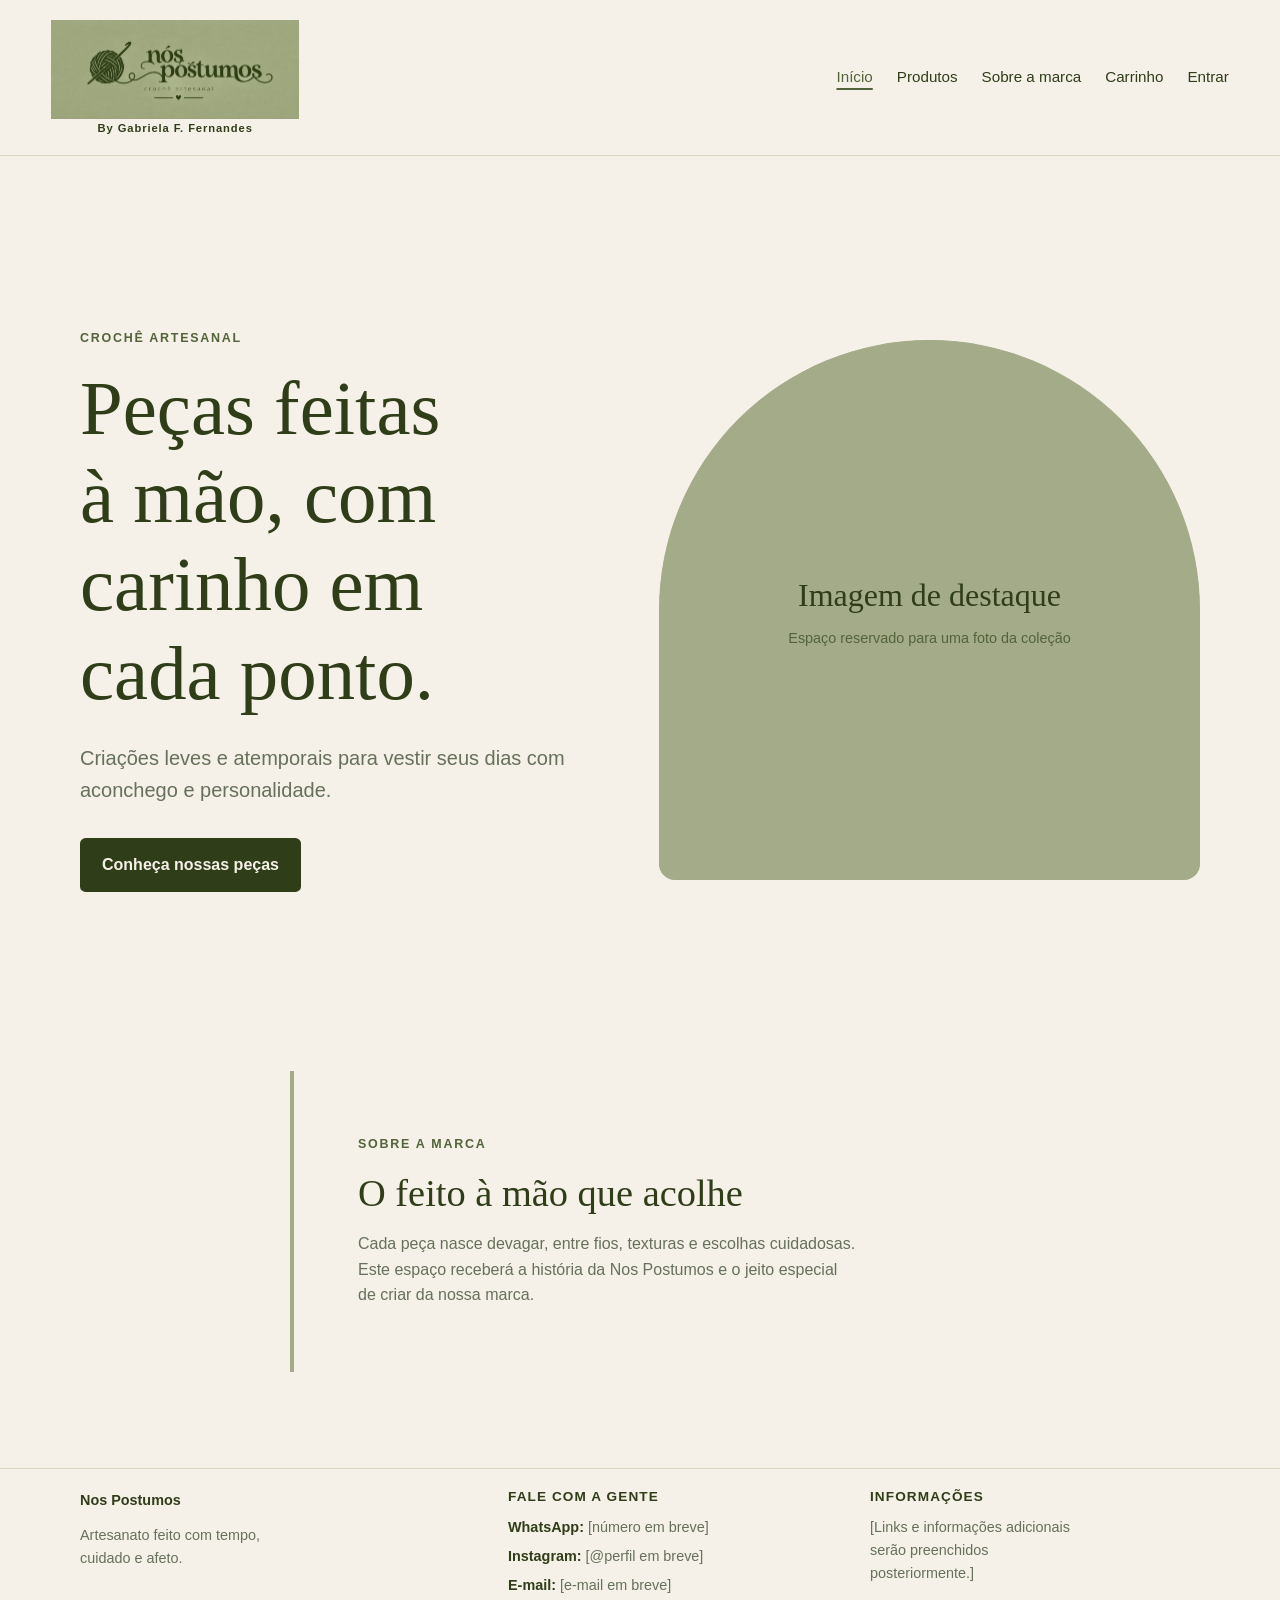
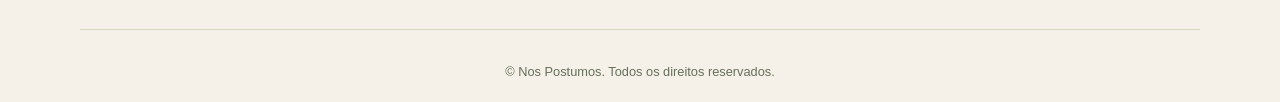
<file: src/main/resources/static/index.html>
<!DOCTYPE html>
<html lang="pt-BR">
<head>
    <meta charset="UTF-8">
    <meta name="viewport" content="width=device-width, initial-scale=1.0">
    <title>Loja Nos Postumos</title>
    <link rel="stylesheet" href="css/global.css">
    <link rel="stylesheet" href="css/pages/home.css">
</head>
<body>
    <header class="site-header">
        <a class="site-logo" href="index.html" aria-label="Nos Postumos, início">
            <img class="site-logo-image" src="assets/images/Logo_Nos_Postumos_Horizontal.png" alt="Logo Nos Postumos">
            <span class="site-logo-credit">By Gabriela F. Fernandes</span>
        </a>
        <nav class="main-navigation" aria-label="Navegação principal">
            <a href="index.html" aria-current="page">Início</a>
            <a href="pages/products.html">Produtos</a>
            <a href="#sobre">Sobre a marca</a>
            <a class="nav-cart-link" href="pages/cart.html">Carrinho</a>
            <a href="pages/login.html">Entrar</a>
        </nav>
    </header>

    <main>
        <section class="hero" aria-labelledby="hero-title">
            <div class="hero-content">
                <p class="eyebrow">Crochê artesanal</p>
                <h1 id="hero-title">Peças feitas à mão, com carinho em cada ponto.</h1>
                <p class="hero-description">Criações leves e atemporais para vestir seus dias com aconchego e personalidade.</p>
                <a class="button" href="pages/products.html">Conheça nossas peças</a>
            </div>
            <figure class="hero-image-placeholder">
                <div class="image-placeholder-content">
                    <span class="image-placeholder-label">Imagem de destaque</span>
                    <span>Espaço reservado para uma foto da coleção</span>
                </div>
            </figure>
        </section>

        <section class="brand-introduction" id="sobre" aria-labelledby="brand-title">
            <p class="eyebrow">Sobre a marca</p>
            <h2 id="brand-title">O feito à mão que acolhe</h2>
            <p>Cada peça nasce devagar, entre fios, texturas e escolhas cuidadosas. Este espaço receberá a história da Nos Postumos e o jeito especial de criar da nossa marca.</p>
        </section>
    </main>

    <footer class="site-footer">
        <div class="footer-content">
            <div class="footer-brand">
                <a class="site-logo" href="index.html">Nos Postumos</a>
                <p>Artesanato feito com tempo, cuidado e afeto.</p>
            </div>
            <div class="footer-contact">
                <h2>Fale com a gente</h2>
                <ul>
                    <li><span>WhatsApp:</span> [número em breve]</li>
                    <li><span>Instagram:</span> [@perfil em breve]</li>
                    <li><span>E-mail:</span> [e-mail em breve]</li>
                </ul>
            </div>
            <div class="footer-information">
                <h2>Informações</h2>
                <p>[Links e informações adicionais serão preenchidos posteriormente.]</p>
            </div>
        </div>
        <p class="footer-copyright">&copy; Nos Postumos. Todos os direitos reservados.</p>
    </footer>
</body>
</html>
</file>
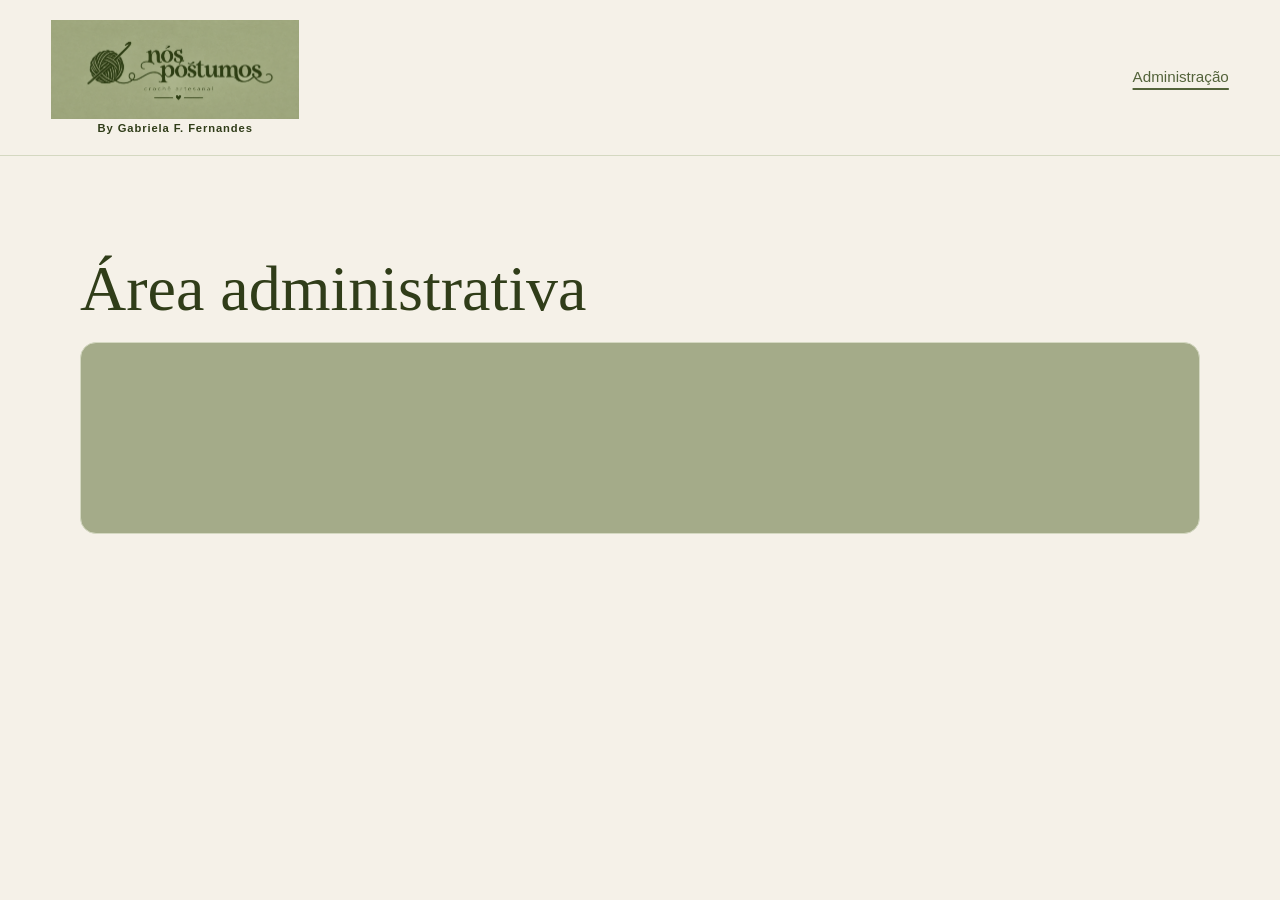
<file: src/main/resources/static/pages/admin.html>
<!DOCTYPE html>
<html lang="pt-BR">
<head>
    <meta charset="UTF-8">
    <meta name="viewport" content="width=device-width, initial-scale=1.0">
    <title>Administração | Loja Nos Postumos</title>
    <link rel="stylesheet" href="../css/global.css">
    <link rel="stylesheet" href="../css/pages/admin.css">
</head>
<body>
    <header class="site-header">
        <a class="site-logo" href="../index.html">
            <img class="site-logo-image" src="../assets/images/Logo_Nos_Postumos_Horizontal.png" alt="Logo Nos Postumos">
            <span class="site-logo-credit">By Gabriela F. Fernandes</span>
        </a>
        <nav aria-label="Navegação administrativa">
            <a href="admin.html" aria-current="page">Administração</a>
        </nav>
    </header>

    <main>
        <h1>Área administrativa</h1>
        <section class="admin-content" aria-label="Conteúdo administrativo"></section>
    </main>
</body>
</html>
</file>
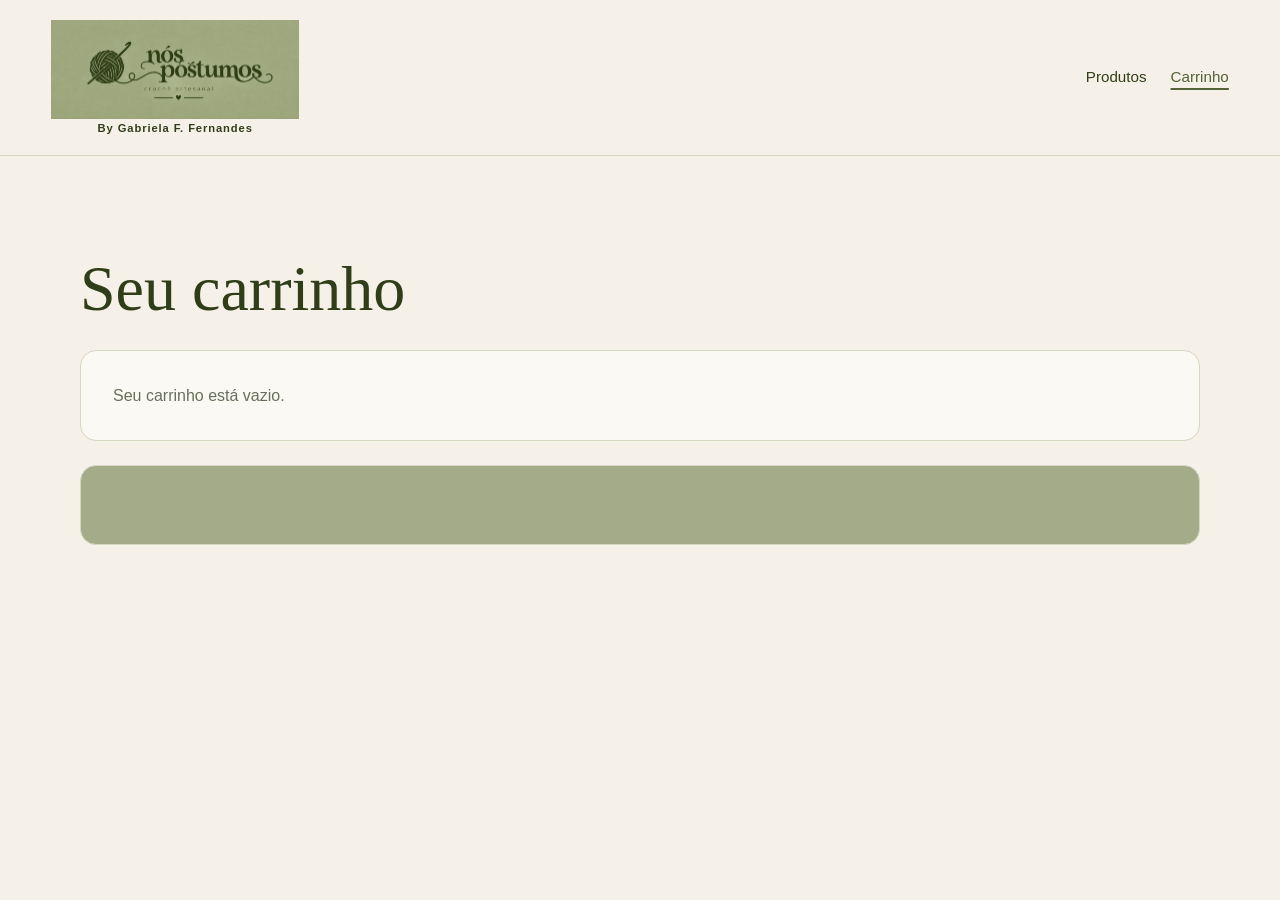
<file: src/main/resources/static/pages/cart.html>
<!DOCTYPE html>
<html lang="pt-BR">
<head>
    <meta charset="UTF-8">
    <meta name="viewport" content="width=device-width, initial-scale=1.0">
    <title>Carrinho | Loja Nos Postumos</title>
    <link rel="stylesheet" href="../css/global.css">
    <link rel="stylesheet" href="../css/pages/cart.css">
</head>
<body>
    <header class="site-header">
        <a class="site-logo" href="../index.html">
            <img class="site-logo-image" src="../assets/images/Logo_Nos_Postumos_Horizontal.png" alt="Logo Nos Postumos">
            <span class="site-logo-credit">By Gabriela F. Fernandes</span>
        </a>
        <nav aria-label="Navegação principal">
            <a href="products.html">Produtos</a>
            <a href="cart.html" aria-current="page">Carrinho</a>
        </nav>
    </header>

    <main>
        <h1>Seu carrinho</h1>
        <section class="cart-items" aria-label="Itens do carrinho"></section>
        <section class="cart-summary" aria-label="Resumo do carrinho"></section>
    </main>

    <script src="../js/cart.js"></script>
</body>
</html>
</file>
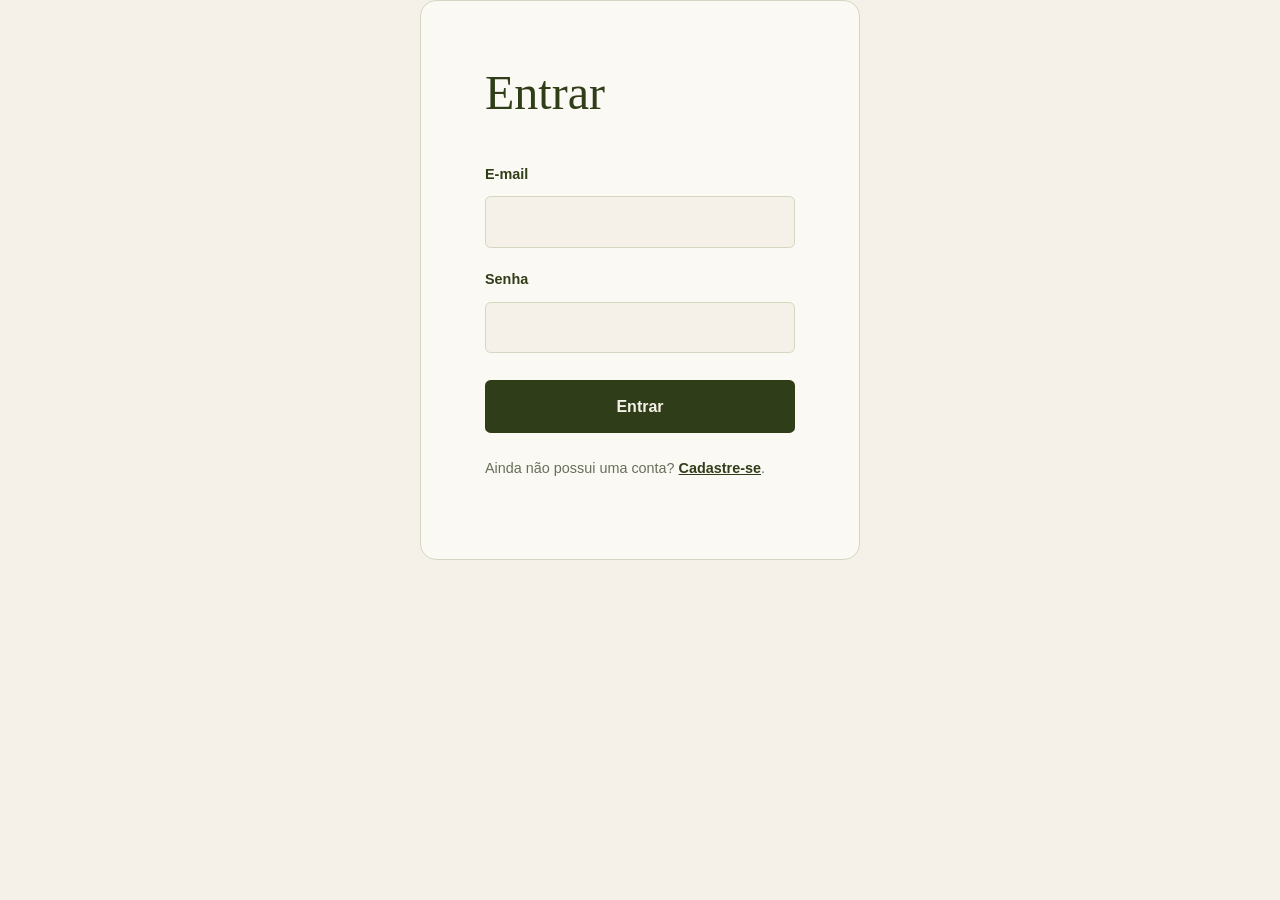
<file: src/main/resources/static/pages/login.html>
<!DOCTYPE html>
<html lang="pt-BR">
<head>
    <meta charset="UTF-8">
    <meta name="viewport" content="width=device-width, initial-scale=1.0">
    <title>Login | Loja Nos Postumos</title>
    <link rel="stylesheet" href="../css/global.css">
    <link rel="stylesheet" href="../css/pages/auth.css">
</head>
<body>
    <main class="auth-page">
        <h1>Entrar</h1>
        <form class="auth-form">
            <label for="email">E-mail</label>
            <input id="email" name="email" type="email" autocomplete="email">

            <label for="password">Senha</label>
            <input id="password" name="password" type="password" autocomplete="current-password">

            <button class="button" type="submit">Entrar</button>
        </form>
        <p>Ainda não possui uma conta? <a href="register.html">Cadastre-se</a>.</p>
    </main>
</body>
</html>
</file>
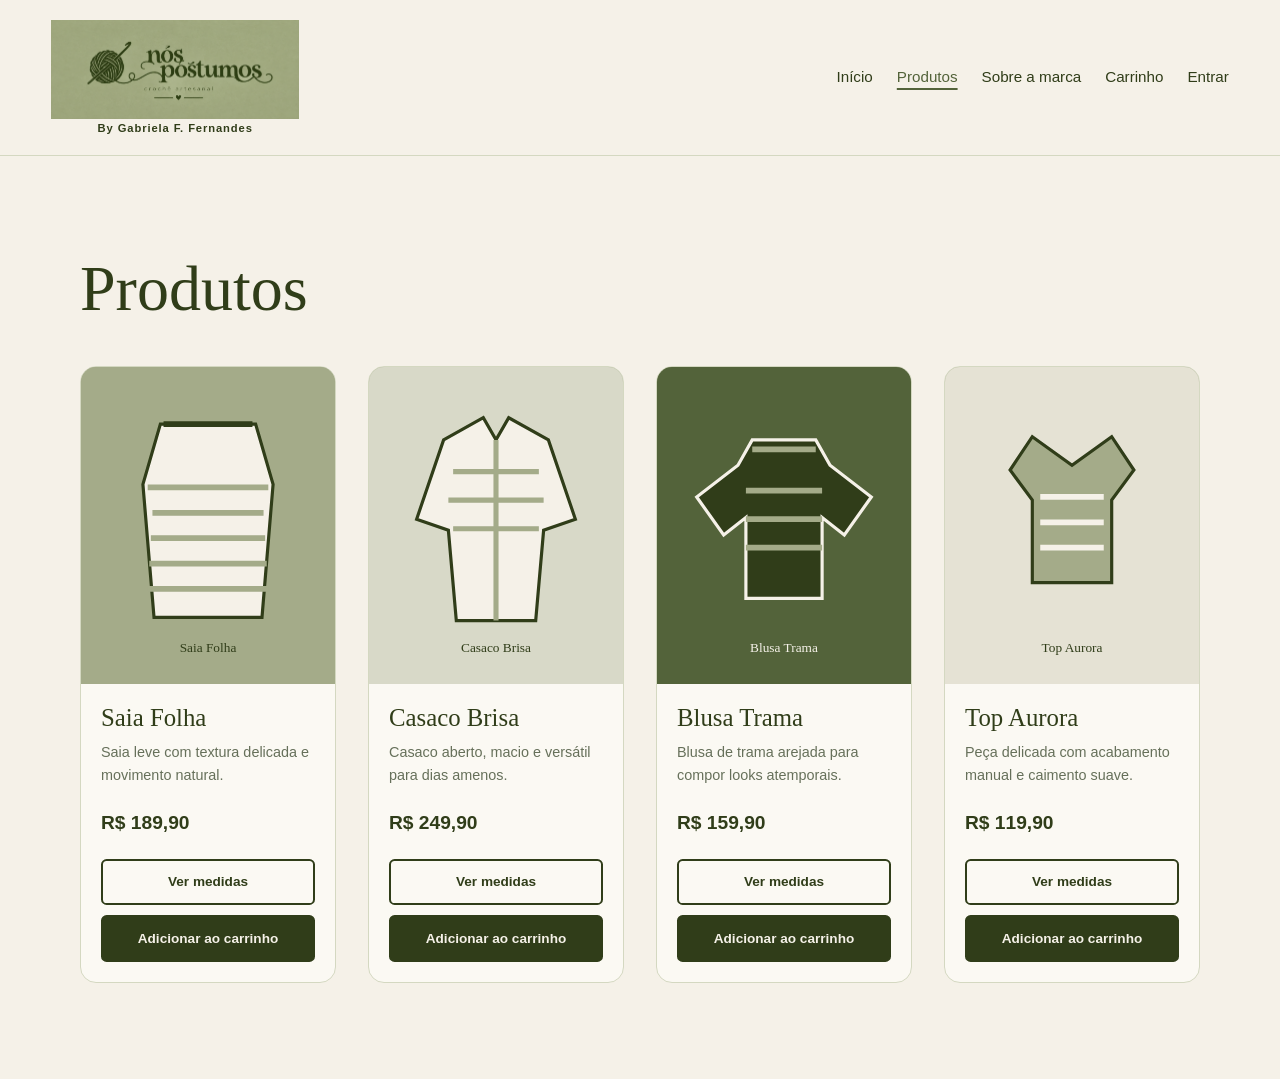
<file: src/main/resources/static/pages/products.html>
<!DOCTYPE html>
<html lang="pt-BR">
<head>
    <meta charset="UTF-8">
    <meta name="viewport" content="width=device-width, initial-scale=1.0">
    <title>Produtos | Loja Nos Postumos</title>
    <link rel="stylesheet" href="../css/global.css">
    <link rel="stylesheet" href="../css/pages/products.css">
</head>
<body>
    <header class="site-header">
        <a class="site-logo" href="../index.html">
            <img class="site-logo-image" src="../assets/images/Logo_Nos_Postumos_Horizontal.png" alt="Logo Nos Postumos">
            <span class="site-logo-credit">By Gabriela F. Fernandes</span>
        </a>
        <nav class="main-navigation" aria-label="Navegação principal">
            <a href="../index.html">Início</a>
            <a href="products.html" aria-current="page">Produtos</a>
            <a href="../index.html#sobre">Sobre a marca</a>
            <a href="cart.html">Carrinho</a>
            <a href="login.html">Entrar</a>
        </nav>
    </header>

    <main>
        <h1>Produtos</h1>
        <section class="product-grid" aria-label="Lista de produtos"></section>
    </main>

    <div class="modal-backdrop" data-measurements-modal hidden>
        <section
            class="measurements-modal"
            role="dialog"
            aria-modal="true"
            aria-labelledby="measurements-modal-title"
            tabindex="-1"
        >
            <div class="measurements-modal-header">
                <h2 id="measurements-modal-title">Medidas do produto</h2>
                <button class="modal-close-button" type="button" aria-label="Fechar medidas">&times;</button>
            </div>
            <p class="measurements-modal-description">Confira as medidas disponíveis para cada tamanho.</p>
            <div class="measurements-table-wrapper">
                <table class="measurements-table">
                    <thead>
                        <tr>
                            <th scope="col">Medida</th>
                            <th scope="col">P</th>
                            <th scope="col">M</th>
                            <th scope="col">G</th>
                        </tr>
                    </thead>
                    <tbody></tbody>
                </table>
            </div>
        </section>
    </div>

    <script src="../js/pages/products.js"></script>
</body>
</html>
</file>
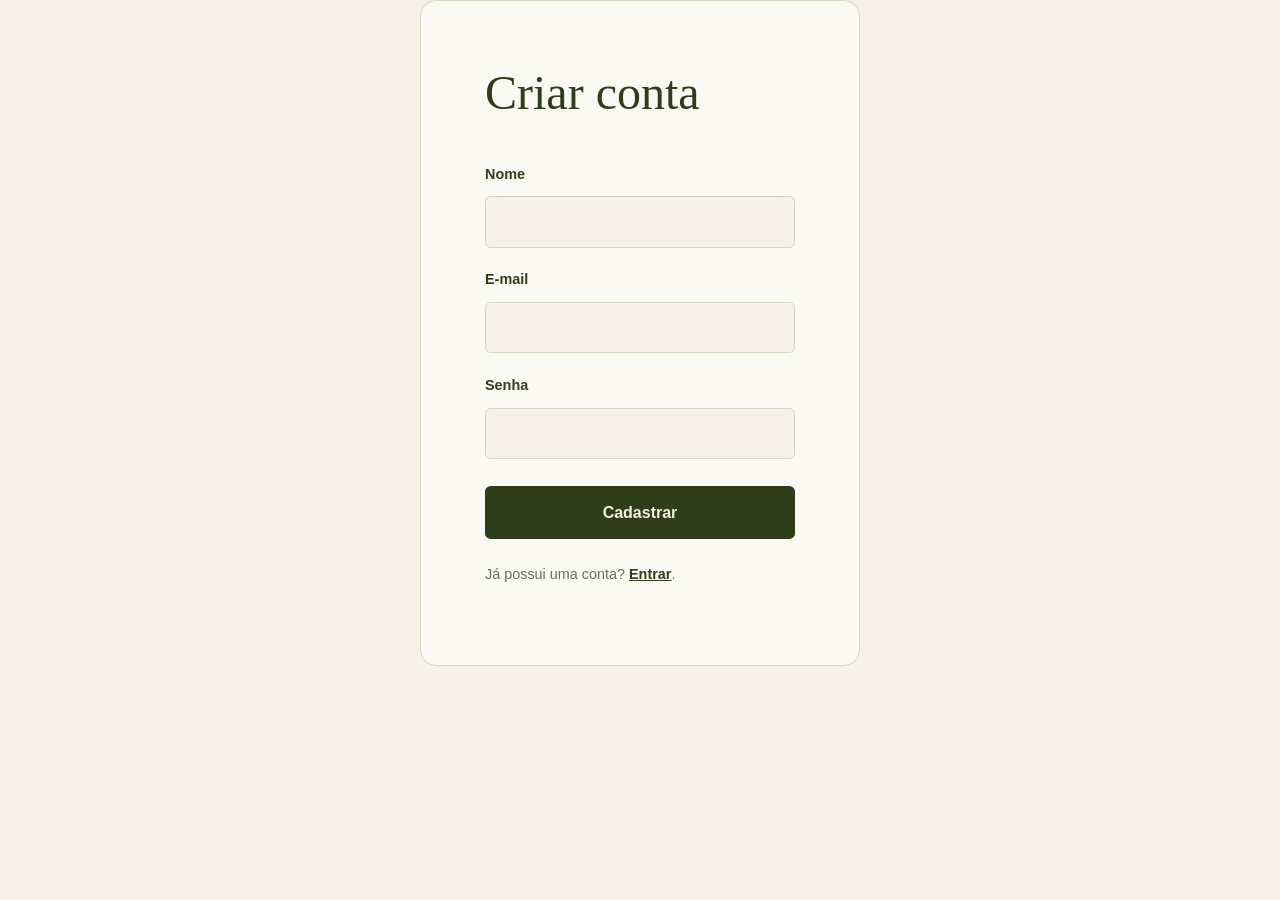
<file: src/main/resources/static/pages/register.html>
<!DOCTYPE html>
<html lang="pt-BR">
<head>
    <meta charset="UTF-8">
    <meta name="viewport" content="width=device-width, initial-scale=1.0">
    <title>Cadastro | Loja Nos Postumos</title>
    <link rel="stylesheet" href="../css/global.css">
    <link rel="stylesheet" href="../css/pages/auth.css">
</head>
<body>
    <main class="auth-page">
        <h1>Criar conta</h1>
        <form class="auth-form">
            <label for="name">Nome</label>
            <input id="name" name="name" type="text" autocomplete="name">

            <label for="email">E-mail</label>
            <input id="email" name="email" type="email" autocomplete="email">

            <label for="password">Senha</label>
            <input id="password" name="password" type="password" autocomplete="new-password">

            <button class="button" type="submit">Cadastrar</button>
        </form>
        <p>Já possui uma conta? <a href="login.html">Entrar</a>.</p>
    </main>
</body>
</html>
</file>
<file: src/main/resources/static/css/global.css>
:root {
    --color-background: #F5F1E8;
    --color-secondary: #A4AB89;
    --color-primary: #303D19;
    --color-primary-soft: #53633a;
    --color-surface: #fbf9f3;
    --color-border: #d4d8c1;
    --color-muted: #66705a;
    --font-body: "Trebuchet MS", "Segoe UI", sans-serif;
    --font-display: Georgia, "Times New Roman", serif;
    --content-width: 1120px;
    --space-page: clamp(1.25rem, 4vw, 4rem);
    --radius-small: 0.35rem;
    --radius-large: 1rem;
}

* {
    box-sizing: border-box;
}

html {
    scroll-behavior: smooth;
}

body {
    min-width: 320px;
    margin: 0;
    color: var(--color-primary);
    background: var(--color-background);
    font-family: var(--font-body);
    line-height: 1.6;
}

body,
button,
input {
    font-size: 1rem;
}

h1,
h2,
h3 {
    margin-top: 0;
    color: var(--color-primary);
    font-family: var(--font-display);
    font-weight: 500;
    line-height: 1.15;
}

h1 {
    margin-bottom: 1rem;
    font-size: clamp(2.25rem, 5vw, 4rem);
}

h2 {
    font-size: clamp(1.75rem, 3vw, 2.5rem);
}

p {
    margin-top: 0;
}

a {
    color: var(--color-primary);
}

a:focus-visible,
button:focus-visible,
input:focus-visible {
    outline: 3px solid var(--color-secondary);
    outline-offset: 3px;
}

.site-header,
.site-footer {
    padding: 1.25rem var(--space-page);
}

.site-header {
    display: flex;
    align-items: center;
    justify-content: space-between;
    gap: 2rem;
    border-bottom: 1px solid var(--color-border);
    background: var(--color-background);
}

.site-header nav {
    display: flex;
    flex-wrap: wrap;
    justify-content: flex-end;
    gap: 0.4rem 1.5rem;
}

.site-header nav a {
    padding: 0.25rem 0;
    color: var(--color-primary);
    font-size: 0.95rem;
    text-decoration: none;
}

.site-header nav a:hover,
.site-header nav a[aria-current="page"] {
    color: var(--color-primary-soft);
    text-decoration: underline;
    text-decoration-thickness: 2px;
    text-underline-offset: 0.35rem;
}

.site-logo {
    display: inline-flex;
    align-items: center;
    flex-direction: column;
    gap: 0.15rem;
    color: var(--color-primary);
    font-weight: 700;
    text-decoration: none;
}

.site-logo-image {
    display: block;
    width: clamp(12rem, 22vw, 15.5rem);
    height: auto;
}

.site-logo-credit {
    align-self: center;
    color: var(--color-primary);
    font-family: var(--font-body);
    font-size: 0.7rem;
    font-weight: 600;
    letter-spacing: 0.08em;
    line-height: 1.2;
    text-align: center;
}

main {
    width: min(var(--content-width), calc(100% - (var(--space-page) * 2)));
    min-height: 70vh;
    margin: 0 auto;
    padding: clamp(3rem, 8vw, 6rem) 0;
}

.site-footer {
    border-top: 1px solid var(--color-border);
    color: var(--color-muted);
    font-size: 0.9rem;
}

.footer-content {
    display: grid;
    grid-template-columns: 1.2fr 1fr 1fr;
    gap: 2rem;
    width: min(var(--content-width), 100%);
    margin: 0 auto;
}

.footer-brand .site-logo {
    display: inline-block;
    margin-bottom: 0.75rem;
}

.footer-brand p,
.footer-information p {
    max-width: 28ch;
    margin-bottom: 0;
}

.site-footer h2 {
    margin-bottom: 0.75rem;
    font-family: var(--font-body);
    font-size: 0.85rem;
    font-weight: 700;
    letter-spacing: 0.08em;
    text-transform: uppercase;
}

.footer-contact ul {
    display: grid;
    gap: 0.35rem;
    padding: 0;
    margin: 0;
    list-style: none;
}

.footer-contact span {
    color: var(--color-primary);
    font-weight: 700;
}

.footer-copyright {
    width: min(var(--content-width), 100%);
    padding-top: 2rem;
    margin: 2rem auto 0;
    border-top: 1px solid var(--color-border);
    font-size: 0.8rem;
    text-align: center;
}

.button {
    display: inline-block;
    padding: 0.75rem 1.25rem;
    border: 2px solid var(--color-primary);
    border-radius: var(--radius-small);
    color: var(--color-background);
    background: var(--color-primary);
    cursor: pointer;
    font: inherit;
    font-weight: 700;
    text-decoration: none;
    transition: background-color 160ms ease, color 160ms ease;
}

.button:hover {
    color: var(--color-primary);
    background: transparent;
}

@media (max-width: 620px) {
    .site-header {
        align-items: flex-start;
        flex-direction: column;
        gap: 0.75rem;
    }

    .site-header nav {
        justify-content: flex-start;
        gap: 0.25rem 1rem;
    }

    .footer-content {
        grid-template-columns: 1fr;
        gap: 1.75rem;
    }
}
</file>
<file: src/main/resources/static/css/pages/home.css>
.hero {
    display: grid;
    grid-template-columns: minmax(0, 0.95fr) minmax(280px, 1.05fr);
    align-items: center;
    gap: clamp(2.5rem, 7vw, 7rem);
    min-height: min(680px, 72vh);
    padding: clamp(2rem, 6vw, 5rem) 0;
}

.hero-content {
    max-width: 34rem;
}

.eyebrow {
    margin-bottom: 1rem;
    color: var(--color-primary-soft);
    font-size: 0.78rem;
    font-weight: 700;
    letter-spacing: 0.14em;
    text-transform: uppercase;
}

.hero h1 {
    max-width: 10ch;
    margin-bottom: 1.5rem;
    font-size: clamp(2.6rem, 6vw, 5rem);
}

.hero-description {
    max-width: 34rem;
    margin-bottom: 2rem;
    color: var(--color-muted);
    font-size: clamp(1.05rem, 2vw, 1.25rem);
}

.hero-image-placeholder {
    display: grid;
    min-height: clamp(320px, 45vw, 540px);
    margin: 0;
    border: 1px solid var(--color-secondary);
    border-radius: 50% 50% var(--radius-large) var(--radius-large);
    background: var(--color-secondary);
}

.image-placeholder-content {
    display: grid;
    align-content: center;
    justify-items: center;
    gap: 0.35rem;
    padding: 2rem;
    color: var(--color-primary);
    text-align: center;
}

.image-placeholder-label {
    font-family: var(--font-display);
    font-size: clamp(1.35rem, 3vw, 2rem);
}

.image-placeholder-content span:last-child {
    max-width: 18rem;
    color: var(--color-primary-soft);
    font-size: 0.9rem;
}

.brand-introduction {
    max-width: 700px;
    margin: clamp(2rem, 8vw, 7rem) auto 0;
    padding: clamp(2rem, 5vw, 4rem);
    border-left: 4px solid var(--color-secondary);
}

.brand-introduction h2 {
    margin-bottom: 1rem;
}

.brand-introduction p:last-child {
    max-width: 56ch;
    margin-bottom: 0;
    color: var(--color-muted);
}

@media (max-width: 760px) {
    .hero {
        grid-template-columns: 1fr;
        min-height: auto;
        gap: 3rem;
    }

    .hero-content {
        max-width: 38rem;
    }

    .hero h1 {
        max-width: 12ch;
    }

    .hero-image-placeholder {
        min-height: 360px;
    }
}
</file>
<file: src/main/resources/static/css/pages/admin.css>
.admin-content {
    min-height: 12rem;
    padding: clamp(1.25rem, 4vw, 2rem);
    border: 1px solid var(--color-border);
    border-radius: var(--radius-large);
    background: var(--color-secondary);
}
</file>
<file: src/main/resources/static/css/pages/cart.css>
.cart-items,
.cart-summary {
    min-height: 5rem;
    margin-top: 1.5rem;
    padding: clamp(1.25rem, 4vw, 2rem);
    border: 1px solid var(--color-border);
    border-radius: var(--radius-large);
    background: var(--color-surface);
}

.cart-items:empty::before {
    color: var(--color-muted);
    content: "Seu carrinho está vazio.";
}

.cart-summary {
    background: var(--color-secondary);
}
</file>
<file: src/main/resources/static/css/pages/auth.css>
.auth-page {
    width: min(440px, 100%);
    min-height: auto;
    padding: clamp(2rem, 6vw, 4rem);
    border: 1px solid var(--color-border);
    border-radius: var(--radius-large);
    background: var(--color-surface);
}

.auth-page h1 {
    margin-bottom: 2rem;
    font-size: clamp(2rem, 5vw, 3rem);
}

.auth-form {
    display: grid;
    gap: 0.65rem;
}

.auth-form label {
    margin-top: 0.65rem;
    color: var(--color-primary);
    font-size: 0.9rem;
    font-weight: 700;
}

.auth-form input {
    width: 100%;
    padding: 0.75rem 0.85rem;
    border: 1px solid var(--color-border);
    border-radius: var(--radius-small);
    color: var(--color-primary);
    background: var(--color-background);
    font: inherit;
}

.auth-form .button {
    margin-top: 1rem;
}

.auth-page > p {
    margin-top: 1.5rem;
    color: var(--color-muted);
    font-size: 0.9rem;
}

.auth-page > p a {
    color: var(--color-primary);
    font-weight: 700;
}
</file>
<file: src/main/resources/static/css/pages/products.css>
main > h1 {
    margin-bottom: 2.5rem;
}

.product-grid {
    display: grid;
    grid-template-columns: repeat(4, minmax(0, 1fr));
    gap: clamp(1rem, 2.5vw, 2rem);
}

.product-card {
    display: flex;
    flex-direction: column;
    overflow: hidden;
    border: 1px solid var(--color-border);
    border-radius: var(--radius-large);
    background: var(--color-surface);
}

.product-card-image {
    display: block;
    width: 100%;
    aspect-ratio: 4 / 5;
    object-fit: cover;
    background: var(--color-secondary);
}

.product-card-content {
    display: flex;
    flex: 1;
    flex-direction: column;
    padding: 1.25rem;
}

.product-card-name {
    margin-bottom: 0.5rem;
    font-size: 1.55rem;
}

.product-card-description {
    min-height: 3.2rem;
    margin-bottom: 1rem;
    color: var(--color-muted);
    font-size: 0.9rem;
}

.product-card-price {
    margin-bottom: 1.25rem;
    color: var(--color-primary);
    font-size: 1.2rem;
    font-weight: 700;
}

.product-card-actions {
    display: grid;
    gap: 0.65rem;
    margin-top: auto;
}

.product-card-actions .button {
    width: 100%;
    padding: 0.65rem 0.75rem;
    font-size: 0.85rem;
    text-align: center;
}

.button-secondary {
    color: var(--color-primary);
    background: transparent;
}

.button-secondary:hover {
    color: var(--color-background);
    background: var(--color-primary);
}

.modal-is-open {
    overflow: hidden;
}

.modal-backdrop {
    position: fixed;
    z-index: 10;
    inset: 0;
    display: grid;
    place-items: center;
    padding: 1rem;
    background: rgb(48 61 25 / 70%);
}

.modal-backdrop[hidden] {
    display: none;
}

.measurements-modal {
    width: min(560px, 100%);
    max-height: min(90vh, 680px);
    overflow-y: auto;
    padding: clamp(1.25rem, 4vw, 2rem);
    border: 1px solid var(--color-border);
    border-radius: var(--radius-large);
    background: var(--color-surface);
}

.measurements-modal-header {
    display: flex;
    align-items: flex-start;
    justify-content: space-between;
    gap: 1rem;
}

.measurements-modal-header h2 {
    margin-bottom: 0;
    font-size: clamp(1.5rem, 4vw, 2.2rem);
}

.modal-close-button {
    flex: 0 0 auto;
    width: 2.25rem;
    height: 2.25rem;
    padding: 0;
    border: 1px solid var(--color-border);
    border-radius: 50%;
    color: var(--color-primary);
    background: transparent;
    cursor: pointer;
    font-size: 1.6rem;
    line-height: 1;
}

.modal-close-button:hover {
    color: var(--color-background);
    background: var(--color-primary);
}

.measurements-modal-description {
    margin: 0.75rem 0 1.5rem;
    color: var(--color-muted);
    font-size: 0.9rem;
}

.measurements-table-wrapper {
    overflow-x: auto;
}

.measurements-table {
    width: 100%;
    min-width: 380px;
    border-collapse: collapse;
    color: var(--color-primary);
}

.measurements-table th,
.measurements-table td {
    padding: 0.8rem 0.65rem;
    border-bottom: 1px solid var(--color-border);
    text-align: center;
}

.measurements-table thead {
    background: var(--color-secondary);
}

.measurements-table thead th:first-child,
.measurements-table tbody th {
    text-align: left;
}

.measurements-table tbody th {
    font-weight: 700;
}

.measurements-table tbody tr:last-child th,
.measurements-table tbody tr:last-child td {
    border-bottom: 0;
}

@media (max-width: 980px) {
    .product-grid {
        grid-template-columns: repeat(3, minmax(0, 1fr));
    }
}

@media (max-width: 700px) {
    .product-grid {
        grid-template-columns: repeat(2, minmax(0, 1fr));
    }
}

@media (max-width: 480px) {
    .product-grid {
        grid-template-columns: 1fr;
    }

    .product-card-image {
        aspect-ratio: 5 / 4;
    }

    .modal-backdrop {
        align-items: end;
        padding: 0;
    }

    .measurements-modal {
        max-height: 85vh;
        border-radius: var(--radius-large) var(--radius-large) 0 0;
    }
}
</file>
